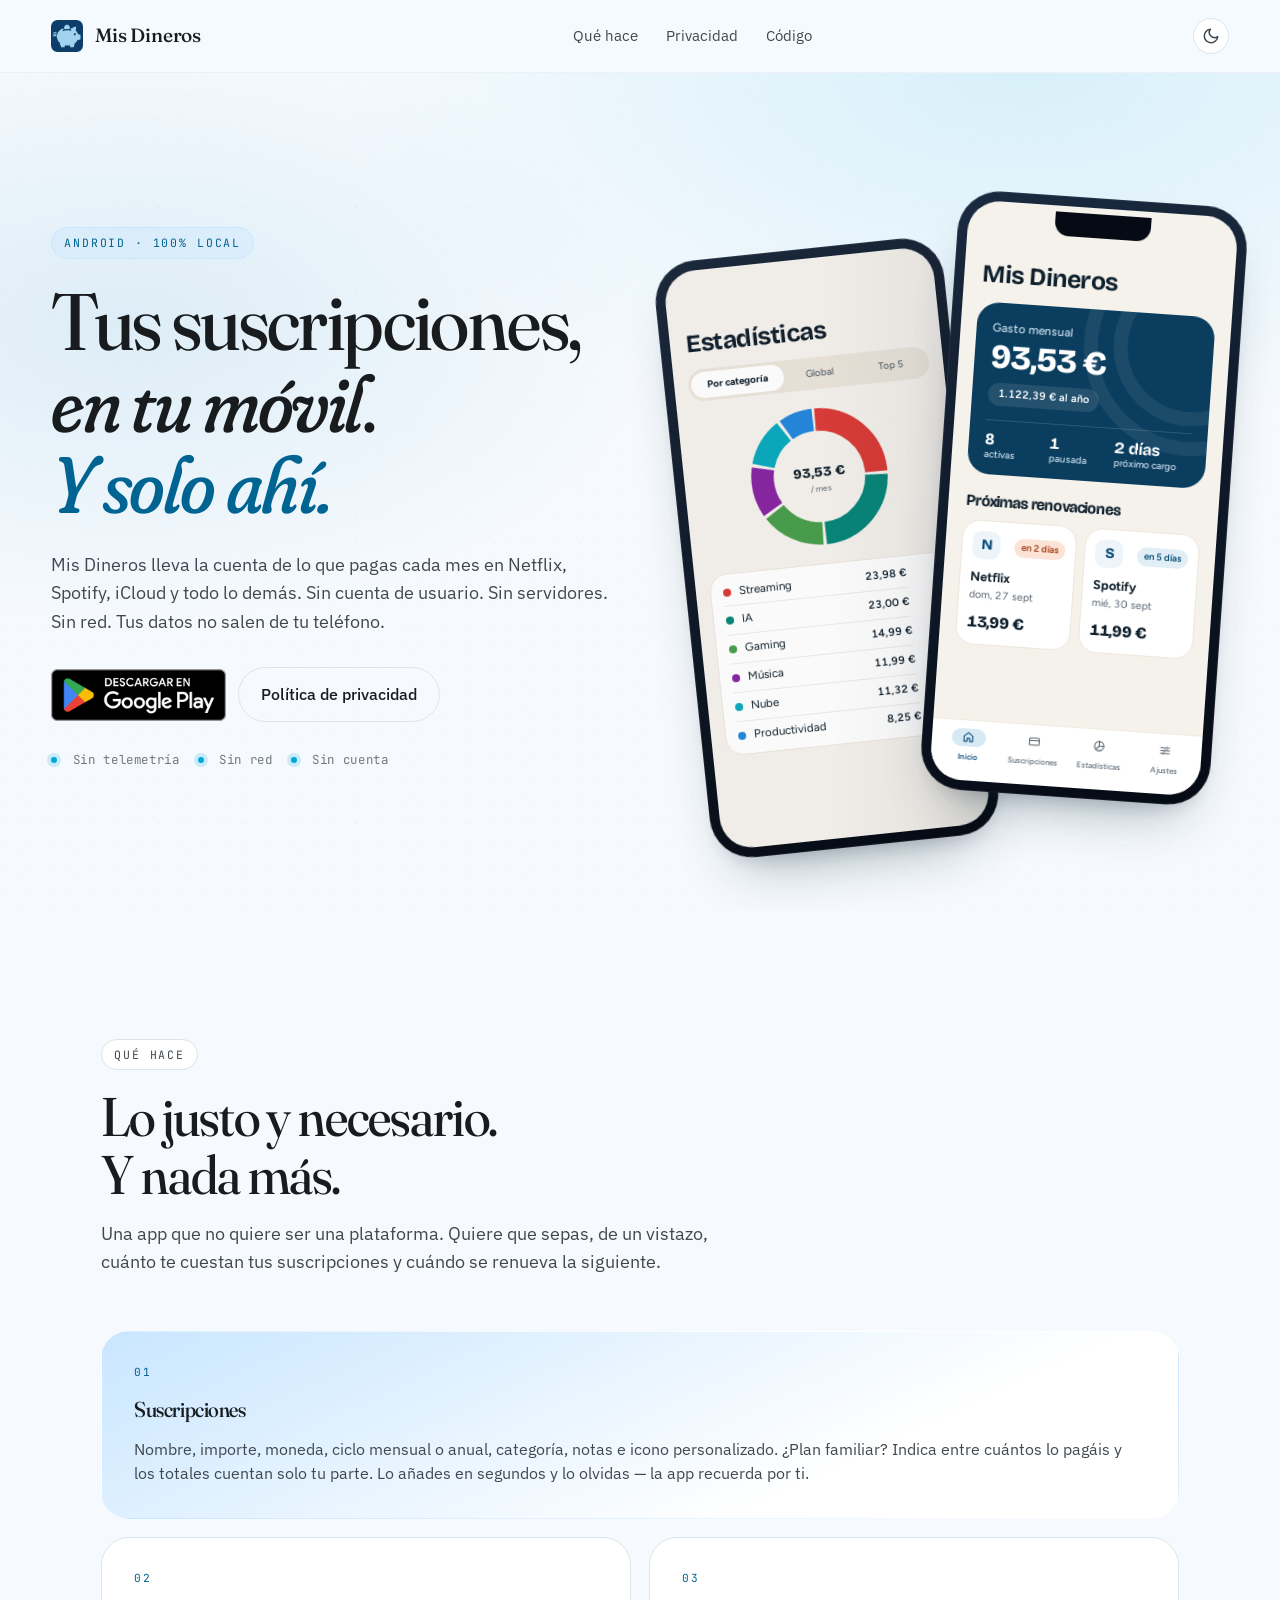
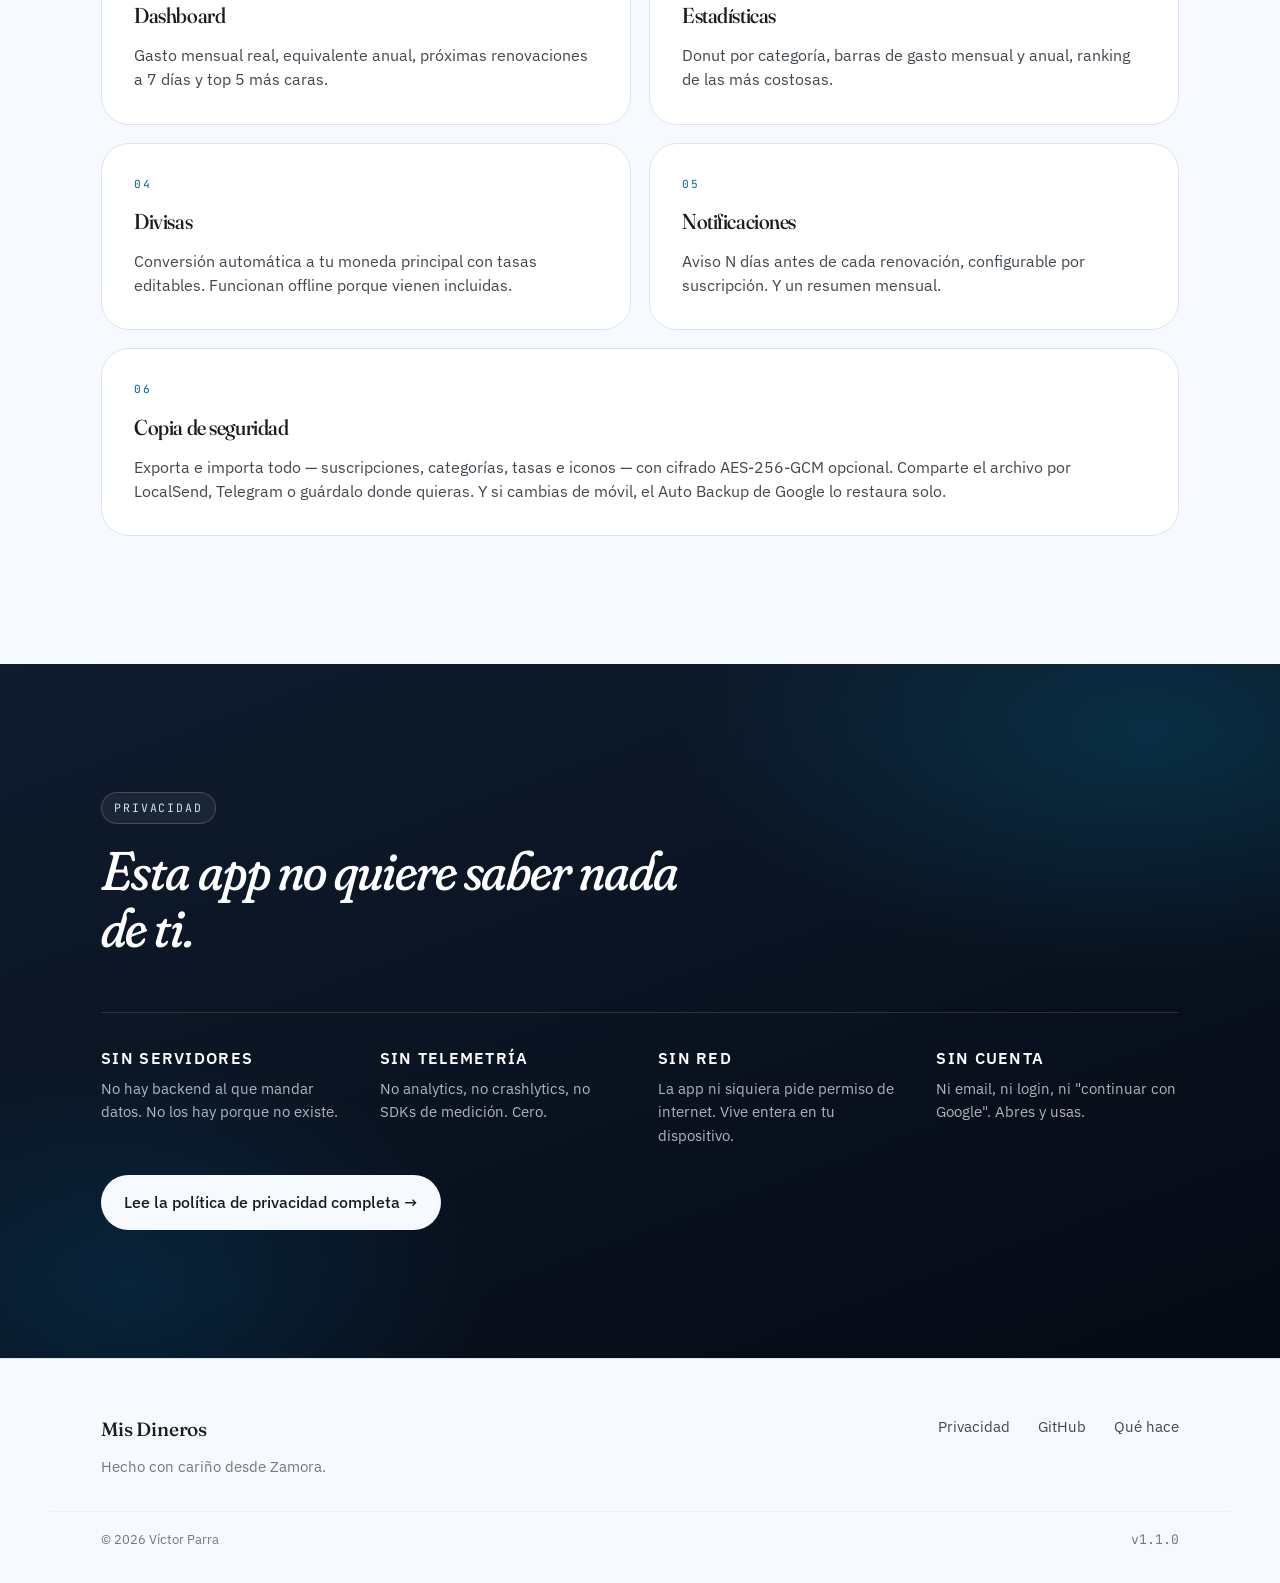
<file: docs/index.html>
<!doctype html>
<html lang="es">
<head>
  <meta charset="utf-8" />
  <meta name="viewport" content="width=device-width, initial-scale=1, viewport-fit=cover" />
  <title>Mis Dineros — Tus suscripciones, en tu móvil. Y solo ahí.</title>
  <meta name="description" content="Gestor de suscripciones para Android. 100% local: sin servidores, sin telemetría, sin red. Dashboard, estadísticas, divisas y notificaciones." />
  <meta name="theme-color" content="#F6FAFE" media="(prefers-color-scheme: light)" />
  <meta name="theme-color" content="#101416" media="(prefers-color-scheme: dark)" />

  <!-- OG -->
  <meta property="og:title" content="Mis Dineros — Suscripciones, 100% local" />
  <meta property="og:description" content="Gestor de suscripciones para Android sin servidores, sin telemetría, sin red." />
  <meta property="og:type" content="website" />
  <meta property="og:url" content="https://mis-dineros.cuzo.dev/" />
  <meta property="og:image" content="https://mis-dineros.cuzo.dev/icon.png" />

  <link rel="icon" href="favicon.png" type="image/png" />
  <link rel="apple-touch-icon" href="icon.png" />
  <link rel="preconnect" href="https://fonts.googleapis.com" />
  <link rel="preconnect" href="https://fonts.gstatic.com" crossorigin />
  <link href="https://fonts.googleapis.com/css2?family=Fraunces:opsz,wght,SOFT@9..144,300..900,30..100&family=IBM+Plex+Sans:wght@300;400;500;600;700&family=JetBrains+Mono:wght@400;500&family=Bricolage+Grotesque:opsz,wght@12..96,600..800&family=Figtree:wght@400;500;600;700&display=swap" rel="stylesheet" />
  <link rel="stylesheet" href="styles.css" />
</head>
<body>

  <!-- ─── NAV ─────────────────────────────────────────────────────────────── -->
  <header class="nav">
    <a class="brand" href="/">
      <span class="brand__mark" aria-hidden="true">
        <img src="favicon.png" width="32" height="32" alt="" />
      </span>
      <span class="brand__name">Mis Dineros</span>
    </a>
    <nav class="nav__links">
      <a href="#features">Qué hace</a>
      <a href="#privacy">Privacidad</a>
      <a href="https://github.com/parrazam/mis-dineros" target="_blank" rel="noopener">Código</a>
    </nav>
    <button class="theme-toggle" type="button" aria-label="Cambiar tema" title="Cambiar tema">
      <svg class="icon-moon" viewBox="0 0 24 24" fill="none" stroke="currentColor" stroke-width="2" stroke-linecap="round" stroke-linejoin="round" aria-hidden="true">
        <path d="M21 12.79A9 9 0 1 1 11.21 3 7 7 0 0 0 21 12.79z"/>
      </svg>
      <svg class="icon-sun" viewBox="0 0 24 24" fill="none" stroke="currentColor" stroke-width="2" stroke-linecap="round" stroke-linejoin="round" aria-hidden="true">
        <circle cx="12" cy="12" r="4"/>
        <path d="M12 2v2M12 20v2M4.93 4.93l1.41 1.41M17.66 17.66l1.41 1.41M2 12h2M20 12h2M4.93 19.07l1.41-1.41M17.66 6.34l1.41-1.41"/>
      </svg>
    </button>
  </header>

  <!-- ─── HERO ────────────────────────────────────────────────────────────── -->
  <section class="hero">
    <div class="hero__grain" aria-hidden="true"></div>
    <div class="hero__inner">
      <div class="hero__copy">
        <span class="eyebrow">Android · 100% local</span>
        <h1 class="hero__title">
          Tus suscripciones, <em>en tu móvil</em>.
          <span class="hero__title-accent">Y solo ahí.</span>
        </h1>
        <p class="hero__lead">
          Mis Dineros lleva la cuenta de lo que pagas cada mes en Netflix, Spotify, iCloud
          y todo lo demás. Sin cuenta de usuario. Sin servidores. Sin red.
          Tus datos no salen de tu teléfono.
        </p>
        <div class="hero__ctas">
          <a class="btn-play" href="https://play.google.com/store/apps/details?id=com.parra.misdineros" target="_blank" rel="noopener" aria-label="Descargar Mis Dineros en Google Play">
            <img src="google-play-badge.png" alt="Disponible en Google Play" />
          </a>
          <a class="btn btn--ghost" href="privacy.html">Política de privacidad</a>
        </div>
        <ul class="hero__chips">
          <li><span class="dot"></span> Sin telemetría</li>
          <li><span class="dot"></span> Sin red</li>
          <li><span class="dot"></span> Sin cuenta</li>
        </ul>
      </div>

      <!-- Mockup móvil: replica las pantallas de la app (tema claro) -->
      <div class="phones" aria-label="Capturas de la app">
        <div class="phone phone--back" aria-hidden="true">
          <div class="phone__screen">
            <!-- Estadísticas -->
            <div class="screen screen--stats">
              <div class="screen__title">Estadísticas</div>
              <div class="segmented">
                <span class="is-on">Por categoría</span><span>Global</span><span>Top 5</span>
              </div>
              <div class="donut">
                <svg viewBox="0 0 100 100" width="150" height="150">
                  <circle cx="50" cy="50" r="38" fill="none" stroke="#E53935" stroke-width="15" stroke-dasharray="59.2 179.5" stroke-dashoffset="-1.0" transform="rotate(-90 50 50)" />
                  <circle cx="50" cy="50" r="38" fill="none" stroke="#00897B" stroke-width="15" stroke-dasharray="56.7 182.0" stroke-dashoffset="-62.2" transform="rotate(-90 50 50)" />
                  <circle cx="50" cy="50" r="38" fill="none" stroke="#43A047" stroke-width="15" stroke-dasharray="36.3 202.5" stroke-dashoffset="-120.9" transform="rotate(-90 50 50)" />
                  <circle cx="50" cy="50" r="38" fill="none" stroke="#8E24AA" stroke-width="15" stroke-dasharray="28.6 210.2" stroke-dashoffset="-159.2" transform="rotate(-90 50 50)" />
                  <circle cx="50" cy="50" r="38" fill="none" stroke="#00ACC1" stroke-width="15" stroke-dasharray="26.9 211.9" stroke-dashoffset="-189.8" transform="rotate(-90 50 50)" />
                  <circle cx="50" cy="50" r="38" fill="none" stroke="#1E88E5" stroke-width="15" stroke-dasharray="19.1 219.7" stroke-dashoffset="-218.7" transform="rotate(-90 50 50)" />
                  <text x="50" y="50" text-anchor="middle" class="donut__value">93,53 €</text>
                  <text x="50" y="60" text-anchor="middle" class="donut__sub">/ mes</text>
                </svg>
              </div>
              <ul class="legend">
                <li><i style="background:#E53935"></i><span>Streaming</span><b>23,98 €</b></li>
                <li><i style="background:#00897B"></i><span>IA</span><b>23,00 €</b></li>
                <li><i style="background:#43A047"></i><span>Gaming</span><b>14,99 €</b></li>
                <li><i style="background:#8E24AA"></i><span>Música</span><b>11,99 €</b></li>
                <li><i style="background:#00ACC1"></i><span>Nube</span><b>11,32 €</b></li>
                <li><i style="background:#1E88E5"></i><span>Productividad</span><b>8,25 €</b></li>
              </ul>
            </div>
          </div>
        </div>

        <div class="phone phone--front">
          <div class="phone__notch" aria-hidden="true"></div>
          <div class="phone__screen">
            <!-- Inicio -->
            <div class="screen screen--dash">
              <div class="screen__title">Mis Dineros</div>

              <div class="kpi">
                <span class="kpi__label">Gasto mensual</span>
                <span class="kpi__value">93,53 €</span>
                <span class="kpi__sub">1.122,39 € al año</span>
                <div class="kpi__stats">
                  <div><b>8</b><span>activas</span></div>
                  <div><b>1</b><span>pausada</span></div>
                  <div><b>2 días</b><span>próximo cargo</span></div>
                </div>
              </div>

              <h3 class="screen__h">Próximas renovaciones</h3>

              <div class="renewals">
                <div class="renewal">
                  <div class="renewal__top">
                    <span class="tile">N</span>
                    <span class="pill pill--urgent">en 2 días</span>
                  </div>
                  <span class="renewal__name">Netflix</span>
                  <span class="renewal__date">dom, 27 sept</span>
                  <span class="renewal__amt">13,99 €</span>
                </div>
                <div class="renewal">
                  <div class="renewal__top">
                    <span class="tile">S</span>
                    <span class="pill">en 5 días</span>
                  </div>
                  <span class="renewal__name">Spotify</span>
                  <span class="renewal__date">mié, 30 sept</span>
                  <span class="renewal__amt">11,99 €</span>
                </div>
              </div>

              <nav class="tabbar" aria-hidden="true">
                <span class="is-on"><i><svg viewBox="0 0 24 24"><path d="M4 10.5 12 4l8 6.5V20h-5.5v-5.5h-5V20H4z"/></svg></i>Inicio</span>
                <span><i><svg viewBox="0 0 24 24"><rect x="3" y="5.5" width="18" height="13" rx="2"/><path d="M3 10h18"/></svg></i>Suscripciones</span>
                <span><i><svg viewBox="0 0 24 24"><circle cx="12" cy="12" r="8.5"/><path d="M12 3.5V12h8.5M12 12l-6 6"/></svg></i>Estadísticas</span>
                <span><i><svg viewBox="0 0 24 24"><path d="M4 7h9M17 7h3M4 17h3M11 17h9M4 12h5M13 12h7"/><path d="M15 5v4M9 15v4M11 10v4"/></svg></i>Ajustes</span>
              </nav>
            </div>
          </div>
        </div>
      </div>
    </div>
  </section>

  <!-- ─── FEATURES ────────────────────────────────────────────────────────── -->
  <section id="features" class="features">
    <div class="section__head">
      <span class="eyebrow eyebrow--dark">Qué hace</span>
      <h2 class="section__title">Lo justo y necesario.<br/>Y nada más.</h2>
      <p class="section__lead">Una app que no quiere ser una plataforma. Quiere que sepas, de un vistazo, cuánto te cuestan tus suscripciones y cuándo se renueva la siguiente.</p>
    </div>

    <div class="features__grid">

      <article class="card card--lg card--accent">
        <div class="card__num">01</div>
        <h3>Suscripciones</h3>
        <p>Nombre, importe, moneda, ciclo mensual o anual, categoría, notas e icono personalizado. ¿Plan familiar? Indica entre cuántos lo pagáis y los totales cuentan solo tu parte. Lo añades en segundos y lo olvidas — la app recuerda por ti.</p>
      </article>

      <article class="card">
        <div class="card__num">02</div>
        <h3>Dashboard</h3>
        <p>Gasto mensual real, equivalente anual, próximas renovaciones a 7 días y top 5 más caras.</p>
      </article>

      <article class="card">
        <div class="card__num">03</div>
        <h3>Estadísticas</h3>
        <p>Donut por categoría, barras de gasto mensual y anual, ranking de las más costosas.</p>
      </article>

      <article class="card">
        <div class="card__num">04</div>
        <h3>Divisas</h3>
        <p>Conversión automática a tu moneda principal con tasas editables. Funcionan offline porque vienen incluidas.</p>
      </article>

      <article class="card">
        <div class="card__num">05</div>
        <h3>Notificaciones</h3>
        <p>Aviso N días antes de cada renovación, configurable por suscripción. Y un resumen mensual.</p>
      </article>

      <article class="card card--lg">
        <div class="card__num">06</div>
        <h3>Copia de seguridad</h3>
        <p>Exporta e importa todo — suscripciones, categorías, tasas e iconos — con cifrado AES-256-GCM opcional. Comparte el archivo por LocalSend, Telegram o guárdalo donde quieras. Y si cambias de móvil, el Auto Backup de Google lo restaura solo.</p>
      </article>

    </div>
  </section>

  <!-- ─── PRIVACY MANIFESTO ───────────────────────────────────────────────── -->
  <section id="privacy" class="manifesto">
    <div class="manifesto__inner">
      <span class="eyebrow eyebrow--light">Privacidad</span>
      <h2 class="manifesto__title">Esta app no quiere saber nada de ti.</h2>
      <div class="manifesto__grid">
        <div>
          <h3>Sin servidores</h3>
          <p>No hay backend al que mandar datos. No los hay porque no existe.</p>
        </div>
        <div>
          <h3>Sin telemetría</h3>
          <p>No analytics, no crashlytics, no SDKs de medición. Cero.</p>
        </div>
        <div>
          <h3>Sin red</h3>
          <p>La app ni siquiera pide permiso de internet. Vive entera en tu dispositivo.</p>
        </div>
        <div>
          <h3>Sin cuenta</h3>
          <p>Ni email, ni login, ni "continuar con Google". Abres y usas.</p>
        </div>
      </div>
      <a class="btn btn--light" href="privacy.html">Lee la política de privacidad completa →</a>
    </div>
  </section>

  <!-- ─── FOOTER ──────────────────────────────────────────────────────────── -->
  <footer class="foot">
    <div class="foot__inner">
      <div>
        <span class="brand brand--small">
          <span class="brand__name">Mis Dineros</span>
        </span>
        <p class="foot__copy">Hecho con cariño desde Zamora.</p>
      </div>
      <nav class="foot__links">
        <a href="privacy.html">Privacidad</a>
        <a href="https://github.com/parrazam/mis-dineros" target="_blank" rel="noopener">GitHub</a>
        <a href="#features">Qué hace</a>
      </nav>
    </div>
    <div class="foot__line">
      <span>© 2026 Víctor Parra</span>
      <span class="mono" id="app-version">v1.1.0</span>
    </div>
  </footer>

  <script>
    // Versión: la traemos en vivo desde la última GitHub Release para que el
    // footer se actualice solo con cada tag. Si falla la red, se queda el
    // valor estático que ya está en el HTML.
    (function () {
      var el = document.getElementById('app-version');
      if (!el || !window.fetch) return;
      fetch('https://api.github.com/repos/parrazam/mis-dineros/releases/latest', {
        headers: { 'Accept': 'application/vnd.github+json' }
      })
        .then(function (r) { return r.ok ? r.json() : null; })
        .then(function (data) {
          if (data && typeof data.tag_name === 'string' && data.tag_name) {
            el.textContent = data.tag_name;
          }
        })
        .catch(function () { /* noop: nos quedamos con el fallback */ });
    })();
  </script>

  <script>
    // Toggle de tema. Sin almacenamiento: solo persiste en la pestaña activa.
    // Si el usuario nunca pulsa, el tema lo decide prefers-color-scheme via CSS.
    (function () {
      var btn = document.querySelector('.theme-toggle');
      if (!btn) return;
      var root = document.documentElement;
      btn.addEventListener('click', function () {
        var prefersDark = window.matchMedia('(prefers-color-scheme: dark)').matches;
        var current = root.classList.contains('theme-dark') ? 'dark'
                    : root.classList.contains('theme-light') ? 'light'
                    : (prefersDark ? 'dark' : 'light');
        var next = current === 'dark' ? 'light' : 'dark';
        root.classList.remove('theme-light', 'theme-dark');
        root.classList.add('theme-' + next);
      });
    })();
  </script>
</body>
</html>
</file>
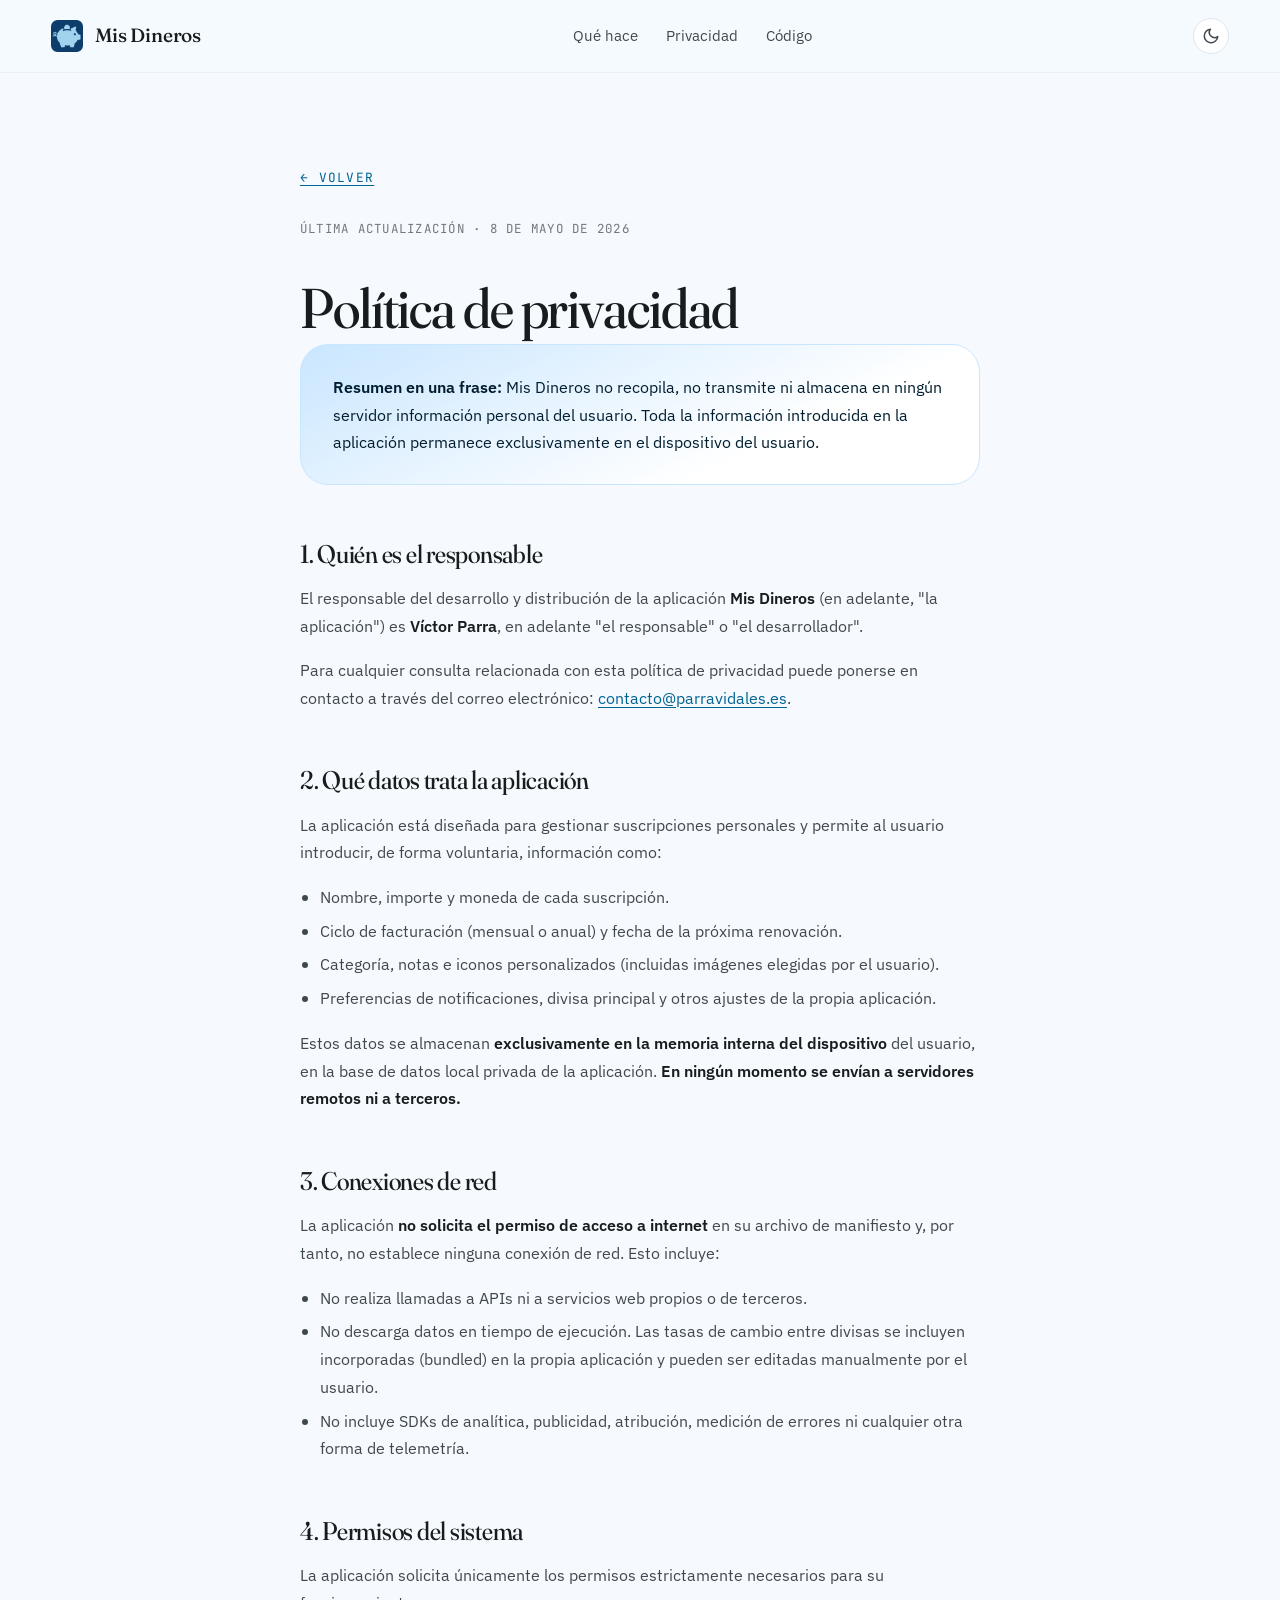
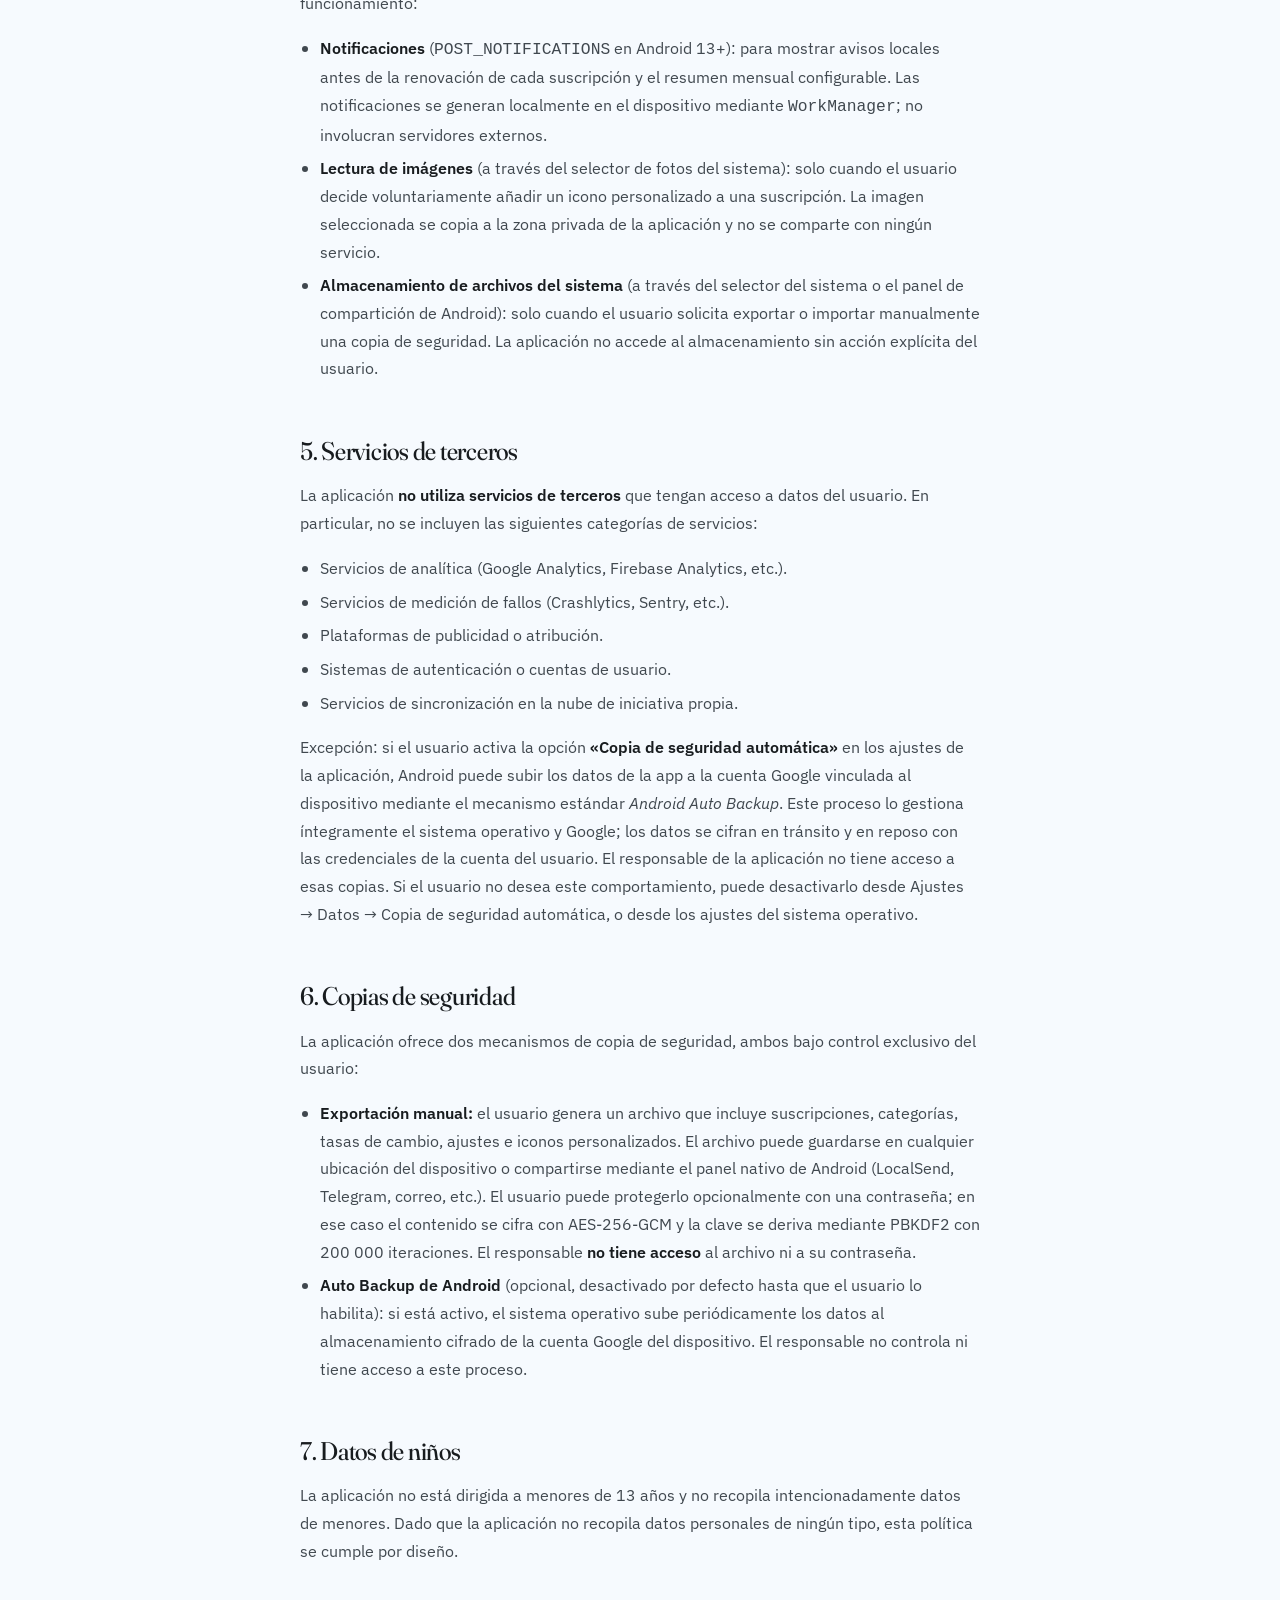
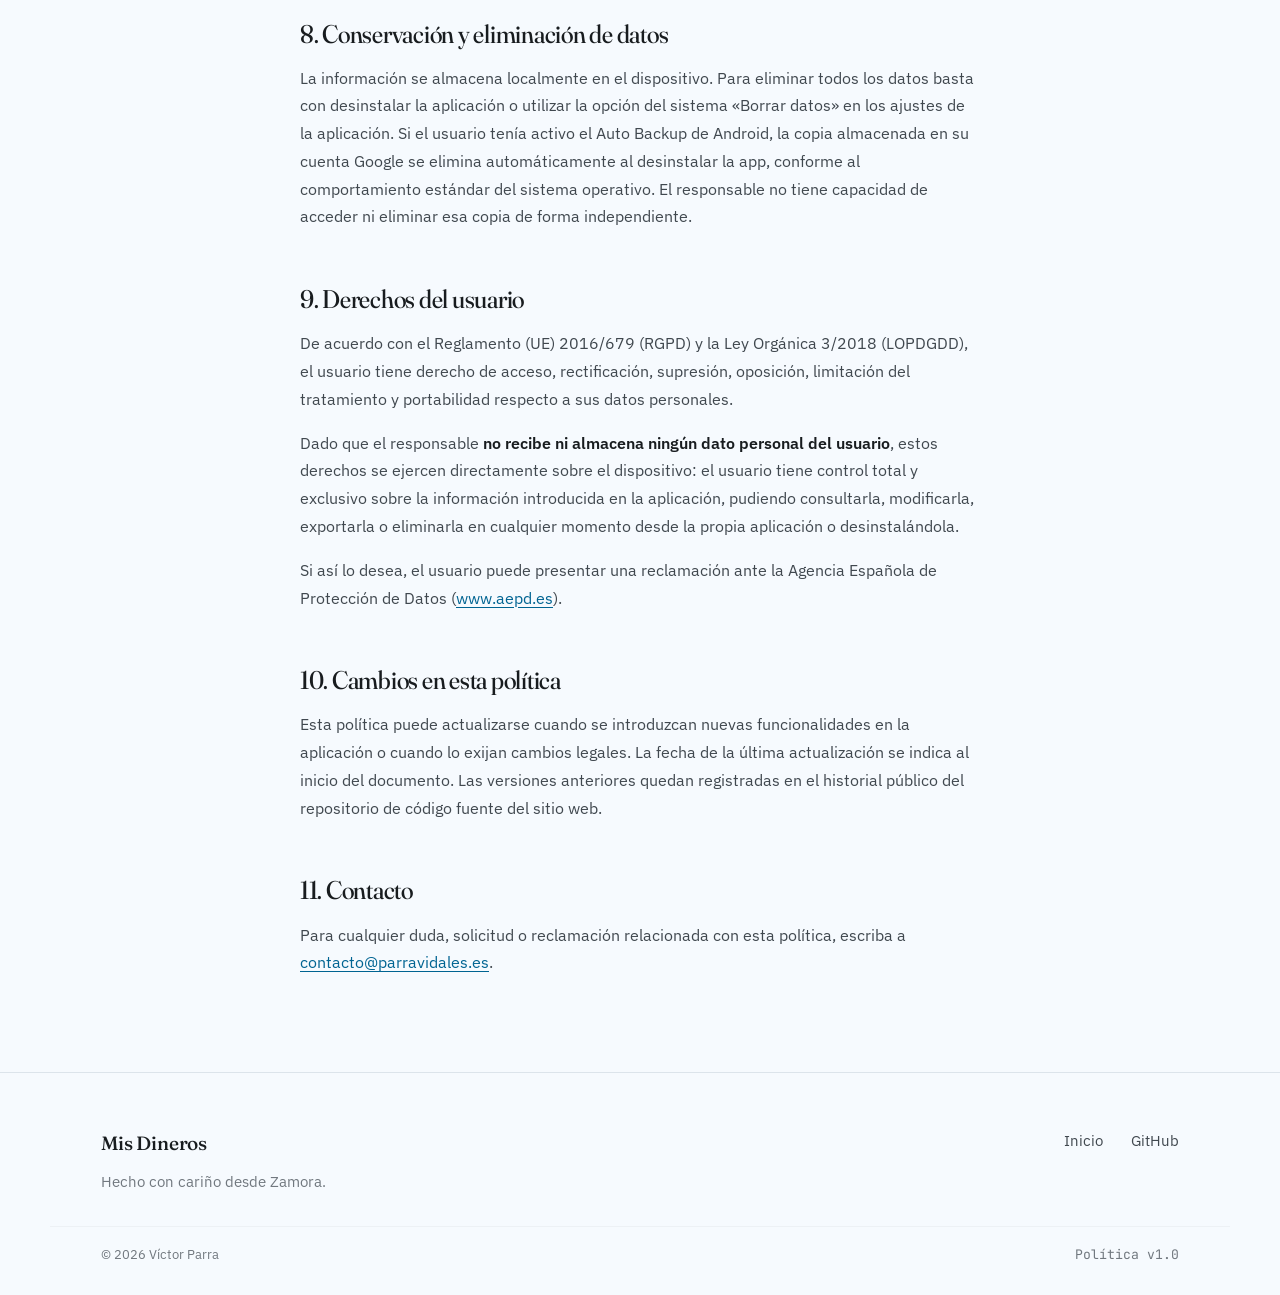
<file: docs/privacy.html>
<!doctype html>
<html lang="es">
<head>
  <meta charset="utf-8" />
  <meta name="viewport" content="width=device-width, initial-scale=1, viewport-fit=cover" />
  <title>Política de privacidad — Mis Dineros</title>
  <meta name="description" content="Política de privacidad de Mis Dineros: una app Android que no recopila datos personales, no se conecta a internet y no usa servicios de terceros." />
  <meta name="theme-color" content="#F6FAFE" media="(prefers-color-scheme: light)" />
  <meta name="theme-color" content="#101416" media="(prefers-color-scheme: dark)" />
  <link rel="icon" href="favicon.png" type="image/png" />
  <link rel="apple-touch-icon" href="icon.png" />
  <link rel="preconnect" href="https://fonts.googleapis.com" />
  <link rel="preconnect" href="https://fonts.gstatic.com" crossorigin />
  <link href="https://fonts.googleapis.com/css2?family=Fraunces:opsz,wght,SOFT@9..144,300..900,30..100&family=IBM+Plex+Sans:wght@300;400;500;600;700&family=JetBrains+Mono:wght@400;500&display=swap" rel="stylesheet" />
  <link rel="stylesheet" href="styles.css" />
</head>
<body>

  <header class="nav">
    <a class="brand" href="/">
      <span class="brand__mark" aria-hidden="true">
        <img src="favicon.png" width="32" height="32" alt="" />
      </span>
      <span class="brand__name">Mis Dineros</span>
    </a>
    <nav class="nav__links">
      <a href="/#features">Qué hace</a>
      <a href="/#privacy">Privacidad</a>
      <a href="https://github.com/parrazam/mis-dineros" target="_blank" rel="noopener">Código</a>
    </nav>
    <button class="theme-toggle" type="button" aria-label="Cambiar tema" title="Cambiar tema">
      <svg class="icon-moon" viewBox="0 0 24 24" fill="none" stroke="currentColor" stroke-width="2" stroke-linecap="round" stroke-linejoin="round" aria-hidden="true">
        <path d="M21 12.79A9 9 0 1 1 11.21 3 7 7 0 0 0 21 12.79z"/>
      </svg>
      <svg class="icon-sun" viewBox="0 0 24 24" fill="none" stroke="currentColor" stroke-width="2" stroke-linecap="round" stroke-linejoin="round" aria-hidden="true">
        <circle cx="12" cy="12" r="4"/>
        <path d="M12 2v2M12 20v2M4.93 4.93l1.41 1.41M17.66 17.66l1.41 1.41M2 12h2M20 12h2M4.93 19.07l1.41-1.41M17.66 6.34l1.41-1.41"/>
      </svg>
    </button>
  </header>

  <main class="legal">
    <a class="legal__back" href="/">← Volver</a>

    <span class="legal__meta">Última actualización · 8 de mayo de 2026</span>
    <h1>Política de privacidad</h1>

    <div class="legal__intro">
      <p><strong>Resumen en una frase:</strong> Mis Dineros no recopila, no transmite ni almacena en ningún servidor información personal del usuario. Toda la información introducida en la aplicación permanece exclusivamente en el dispositivo del usuario.</p>
    </div>

    <h2>1. Quién es el responsable</h2>
    <p>El responsable del desarrollo y distribución de la aplicación <strong>Mis Dineros</strong> (en adelante, "la aplicación") es <strong>Víctor Parra</strong>, en adelante "el responsable" o "el desarrollador".</p>
    <p>Para cualquier consulta relacionada con esta política de privacidad puede ponerse en contacto a través del correo electrónico: <a href="mailto:contacto@parravidales.es">contacto@parravidales.es</a>.</p>

    <h2>2. Qué datos trata la aplicación</h2>
    <p>La aplicación está diseñada para gestionar suscripciones personales y permite al usuario introducir, de forma voluntaria, información como:</p>
    <ul>
      <li>Nombre, importe y moneda de cada suscripción.</li>
      <li>Ciclo de facturación (mensual o anual) y fecha de la próxima renovación.</li>
      <li>Categoría, notas e iconos personalizados (incluidas imágenes elegidas por el usuario).</li>
      <li>Preferencias de notificaciones, divisa principal y otros ajustes de la propia aplicación.</li>
    </ul>
    <p>Estos datos se almacenan <strong>exclusivamente en la memoria interna del dispositivo</strong> del usuario, en la base de datos local privada de la aplicación. <strong>En ningún momento se envían a servidores remotos ni a terceros.</strong></p>

    <h2>3. Conexiones de red</h2>
    <p>La aplicación <strong>no solicita el permiso de acceso a internet</strong> en su archivo de manifiesto y, por tanto, no establece ninguna conexión de red. Esto incluye:</p>
    <ul>
      <li>No realiza llamadas a APIs ni a servicios web propios o de terceros.</li>
      <li>No descarga datos en tiempo de ejecución. Las tasas de cambio entre divisas se incluyen incorporadas (bundled) en la propia aplicación y pueden ser editadas manualmente por el usuario.</li>
      <li>No incluye SDKs de analítica, publicidad, atribución, medición de errores ni cualquier otra forma de telemetría.</li>
    </ul>

    <h2>4. Permisos del sistema</h2>
    <p>La aplicación solicita únicamente los permisos estrictamente necesarios para su funcionamiento:</p>
    <ul>
      <li><strong>Notificaciones</strong> (<code>POST_NOTIFICATIONS</code> en Android 13+): para mostrar avisos locales antes de la renovación de cada suscripción y el resumen mensual configurable. Las notificaciones se generan localmente en el dispositivo mediante <code>WorkManager</code>; no involucran servidores externos.</li>
      <li><strong>Lectura de imágenes</strong> (a través del selector de fotos del sistema): solo cuando el usuario decide voluntariamente añadir un icono personalizado a una suscripción. La imagen seleccionada se copia a la zona privada de la aplicación y no se comparte con ningún servicio.</li>
      <li><strong>Almacenamiento de archivos del sistema</strong> (a través del selector del sistema o el panel de compartición de Android): solo cuando el usuario solicita exportar o importar manualmente una copia de seguridad. La aplicación no accede al almacenamiento sin acción explícita del usuario.</li>
    </ul>

    <h2>5. Servicios de terceros</h2>
    <p>La aplicación <strong>no utiliza servicios de terceros</strong> que tengan acceso a datos del usuario. En particular, no se incluyen las siguientes categorías de servicios:</p>
    <ul>
      <li>Servicios de analítica (Google Analytics, Firebase Analytics, etc.).</li>
      <li>Servicios de medición de fallos (Crashlytics, Sentry, etc.).</li>
      <li>Plataformas de publicidad o atribución.</li>
      <li>Sistemas de autenticación o cuentas de usuario.</li>
      <li>Servicios de sincronización en la nube de iniciativa propia.</li>
    </ul>
    <p>Excepción: si el usuario activa la opción <strong>«Copia de seguridad automática»</strong> en los ajustes de la aplicación, Android puede subir los datos de la app a la cuenta Google vinculada al dispositivo mediante el mecanismo estándar <em>Android Auto Backup</em>. Este proceso lo gestiona íntegramente el sistema operativo y Google; los datos se cifran en tránsito y en reposo con las credenciales de la cuenta del usuario. El responsable de la aplicación no tiene acceso a esas copias. Si el usuario no desea este comportamiento, puede desactivarlo desde Ajustes → Datos → Copia de seguridad automática, o desde los ajustes del sistema operativo.</p>

    <h2>6. Copias de seguridad</h2>
    <p>La aplicación ofrece dos mecanismos de copia de seguridad, ambos bajo control exclusivo del usuario:</p>
    <ul>
      <li><strong>Exportación manual:</strong> el usuario genera un archivo que incluye suscripciones, categorías, tasas de cambio, ajustes e iconos personalizados. El archivo puede guardarse en cualquier ubicación del dispositivo o compartirse mediante el panel nativo de Android (LocalSend, Telegram, correo, etc.). El usuario puede protegerlo opcionalmente con una contraseña; en ese caso el contenido se cifra con AES-256-GCM y la clave se deriva mediante PBKDF2 con 200 000 iteraciones. El responsable <strong>no tiene acceso</strong> al archivo ni a su contraseña.</li>
      <li><strong>Auto Backup de Android</strong> (opcional, desactivado por defecto hasta que el usuario lo habilita): si está activo, el sistema operativo sube periódicamente los datos al almacenamiento cifrado de la cuenta Google del dispositivo. El responsable no controla ni tiene acceso a este proceso.</li>
    </ul>

    <h2>7. Datos de niños</h2>
    <p>La aplicación no está dirigida a menores de 13 años y no recopila intencionadamente datos de menores. Dado que la aplicación no recopila datos personales de ningún tipo, esta política se cumple por diseño.</p>

    <h2>8. Conservación y eliminación de datos</h2>
    <p>La información se almacena localmente en el dispositivo. Para eliminar todos los datos basta con desinstalar la aplicación o utilizar la opción del sistema «Borrar datos» en los ajustes de la aplicación. Si el usuario tenía activo el Auto Backup de Android, la copia almacenada en su cuenta Google se elimina automáticamente al desinstalar la app, conforme al comportamiento estándar del sistema operativo. El responsable no tiene capacidad de acceder ni eliminar esa copia de forma independiente.</p>

    <h2>9. Derechos del usuario</h2>
    <p>De acuerdo con el Reglamento (UE) 2016/679 (RGPD) y la Ley Orgánica 3/2018 (LOPDGDD), el usuario tiene derecho de acceso, rectificación, supresión, oposición, limitación del tratamiento y portabilidad respecto a sus datos personales.</p>
    <p>Dado que el responsable <strong>no recibe ni almacena ningún dato personal del usuario</strong>, estos derechos se ejercen directamente sobre el dispositivo: el usuario tiene control total y exclusivo sobre la información introducida en la aplicación, pudiendo consultarla, modificarla, exportarla o eliminarla en cualquier momento desde la propia aplicación o desinstalándola.</p>
    <p>Si así lo desea, el usuario puede presentar una reclamación ante la Agencia Española de Protección de Datos (<a href="https://www.aepd.es" target="_blank" rel="noopener">www.aepd.es</a>).</p>

    <h2>10. Cambios en esta política</h2>
    <p>Esta política puede actualizarse cuando se introduzcan nuevas funcionalidades en la aplicación o cuando lo exijan cambios legales. La fecha de la última actualización se indica al inicio del documento. Las versiones anteriores quedan registradas en el historial público del repositorio de código fuente del sitio web.</p>

    <h2>11. Contacto</h2>
    <p>Para cualquier duda, solicitud o reclamación relacionada con esta política, escriba a <a href="mailto:contacto@parravidales.es">contacto@parravidales.es</a>.</p>
  </main>

  <footer class="foot">
    <div class="foot__inner">
      <div>
        <span class="brand brand--small"><span class="brand__name">Mis Dineros</span></span>
        <p class="foot__copy">Hecho con cariño desde Zamora.</p>
      </div>
      <nav class="foot__links">
        <a href="/">Inicio</a>
        <a href="https://github.com/parrazam/mis-dineros" target="_blank" rel="noopener">GitHub</a>
      </nav>
    </div>
    <div class="foot__line">
      <span>© 2026 Víctor Parra</span>
      <span class="mono">Política v1.0</span>
    </div>
  </footer>

  <script>
    (function () {
      var btn = document.querySelector('.theme-toggle');
      if (!btn) return;
      var root = document.documentElement;
      btn.addEventListener('click', function () {
        var prefersDark = window.matchMedia('(prefers-color-scheme: dark)').matches;
        var current = root.classList.contains('theme-dark') ? 'dark'
                    : root.classList.contains('theme-light') ? 'light'
                    : (prefersDark ? 'dark' : 'light');
        var next = current === 'dark' ? 'light' : 'dark';
        root.classList.remove('theme-light', 'theme-dark');
        root.classList.add('theme-' + next);
      });
    })();
  </script>
</body>
</html>
</file>
<file: docs/styles.css>
/* ──────────────────────────────────────────────────────────────────────────
   Mis Dineros — landing
   Paleta: Pantone Blue Snorkel #0077B6 (idéntica a la app Android)
   Fonts:  Fraunces (display), IBM Plex Sans (body), JetBrains Mono (detalle);
           los mockups usan las de la app: Bricolage Grotesque + Figtree
   ────────────────────────────────────────────────────────────────────────── */

:root {
  /* ── Tokens de marca (constantes, no cambian con el tema) ───────────── */
  --snorkel:        #0077B6;
  --cyan:           #00A8DC;
  --night:          #0F1C2E;        /* fondo del icono adaptativo */
  --night-deep:     #050A14;

  /* Categorías (idénticas a CategoryStreaming, CategoryMusica, …) */
  --c-streaming:    #E53935;
  --c-musica:       #8E24AA;
  --c-product:      #1E88E5;
  --c-nube:         #00ACC1;
  --c-gaming:       #43A047;

  /* ── Tokens semánticos (modo claro por defecto) ─────────────────────── */
  /* Alineados con md_theme_light_* de app/.../theme/Color.kt */
  --snorkel-deep:   #006492;        /* primary             */
  --snorkel-soft:   #C9E6FF;        /* primaryContainer    */
  --snorkel-ink:    #001E2F;        /* onPrimaryContainer  */
  --paper:          #F6FAFE;        /* background          */
  --ink:            #181C1F;        /* onBackground        */
  --ink-soft:       #40484F;        /* onSurfaceVariant    */
  --ink-mute:       #71787F;        /* outline             */
  --line:           #DCE4EB;        /* surfaceVariant      */
  --line-soft:      #EDF1F5;        /* inverseOnSurface    */
  --surface-card:   #FFFFFF;
  --hero-grad-1:    rgba(0,168,220,0.12);
  --hero-grad-2:    rgba(0,119,182,0.10);
  --kpi-grad-1:     #0077B6;
  --kpi-grad-2:     #006492;
  --shadow-soft:    0 1px 2px rgba(0,30,47,.06), 0 8px 24px -12px rgba(0,30,47,.18);
  --shadow-deep:    0 30px 60px -30px rgba(0,30,47,.45), 0 12px 24px -16px rgba(0,30,47,.25);

  /* SVG icon tints (cambian con el tema) */
  --grain-color:    rgba(0,30,47,0.04);

  /* Tipografía & layout */
  --serif: "Fraunces", "Iowan Old Style", "Georgia", serif;
  --sans:  "IBM Plex Sans", system-ui, -apple-system, "Segoe UI", sans-serif;
  --mono:  "JetBrains Mono", ui-monospace, "SF Mono", Menlo, monospace;
  --radius: 16px;
  --radius-lg: 28px;
  --max: 1180px;
}

/* ── Modo oscuro por preferencia del SO (default) ─────────────────────── */
/* Alineados con md_theme_dark_* de app/.../theme/Color.kt */
@media (prefers-color-scheme: dark) {
  :root {
    --snorkel-deep:   #8ACEFF;        /* dark primary               */
    --snorkel-soft:   #004B6E;        /* dark primaryContainer      */
    --snorkel-ink:    #C9E6FF;        /* dark onPrimaryContainer    */
    --paper:          #101416;        /* dark background            */
    --ink:            #E1E2E5;        /* dark onBackground          */
    --ink-soft:       #C0C7CE;        /* dark onSurfaceVariant      */
    --ink-mute:       #8A9199;        /* dark outline               */
    --line:           #2C3134;        /* dark line                  */
    --line-soft:      #1A1F22;
    --surface-card:   #181C1F;
    --hero-grad-1:    rgba(0,168,220,0.20);
    --hero-grad-2:    rgba(138,206,255,0.12);
    --kpi-grad-1:     #004B6E;
    --kpi-grad-2:     #00344E;
    --shadow-soft:    0 1px 2px rgba(0,0,0,.4), 0 8px 24px -12px rgba(0,0,0,.6);
    --shadow-deep:    0 30px 60px -30px rgba(0,0,0,.85), 0 12px 24px -16px rgba(0,0,0,.6);
    --grain-color:    rgba(255,255,255,0.04);
  }
}

/* ── Override manual desde el toggle ──────────────────────────────────── */
/* Al fijar .theme-light o .theme-dark en <html>, ignoramos el SO */
html.theme-light {
  color-scheme: light;
  --snorkel-deep:   #006492;
  --snorkel-soft:   #C9E6FF;
  --snorkel-ink:    #001E2F;
  --paper:          #F6FAFE;
  --ink:            #181C1F;
  --ink-soft:       #40484F;
  --ink-mute:       #71787F;
  --line:           #DCE4EB;
  --line-soft:      #EDF1F5;
  --surface-card:   #FFFFFF;
  --hero-grad-1:    rgba(0,168,220,0.12);
  --hero-grad-2:    rgba(0,119,182,0.10);
  --kpi-grad-1:     #0077B6;
  --kpi-grad-2:     #006492;
  --shadow-soft:    0 1px 2px rgba(0,30,47,.06), 0 8px 24px -12px rgba(0,30,47,.18);
  --shadow-deep:    0 30px 60px -30px rgba(0,30,47,.45), 0 12px 24px -16px rgba(0,30,47,.25);
  --grain-color:    rgba(0,30,47,0.04);
}
html.theme-dark {
  color-scheme: dark;
  --snorkel-deep:   #8ACEFF;
  --snorkel-soft:   #004B6E;
  --snorkel-ink:    #C9E6FF;
  --paper:          #101416;
  --ink:            #E1E2E5;
  --ink-soft:       #C0C7CE;
  --ink-mute:       #8A9199;
  --line:           #2C3134;
  --line-soft:      #1A1F22;
  --surface-card:   #181C1F;
  --hero-grad-1:    rgba(0,168,220,0.20);
  --hero-grad-2:    rgba(138,206,255,0.12);
  --kpi-grad-1:     #004B6E;
  --kpi-grad-2:     #00344E;
  --shadow-soft:    0 1px 2px rgba(0,0,0,.4), 0 8px 24px -12px rgba(0,0,0,.6);
  --shadow-deep:    0 30px 60px -30px rgba(0,0,0,.85), 0 12px 24px -16px rgba(0,0,0,.6);
  --grain-color:    rgba(255,255,255,0.04);
}

* { box-sizing: border-box; }
html, body { margin: 0; padding: 0; }
body {
  font-family: var(--sans);
  font-weight: 400;
  font-size: 17px;
  line-height: 1.55;
  color: var(--ink);
  background: var(--paper);
  -webkit-font-smoothing: antialiased;
  text-rendering: optimizeLegibility;
}
img, svg { display: block; max-width: 100%; }
a { color: inherit; text-decoration: none; }

/* ─── Tipografía editorial ─────────────────────────────────────────────── */
h1, h2, h3 {
  font-family: var(--serif);
  font-weight: 450;
  font-variation-settings: "opsz" 144, "SOFT" 30;
  letter-spacing: -0.02em;
  margin: 0;
  color: var(--ink);
}
h1 { font-size: clamp(2.5rem, 5vw + 1rem, 5rem); line-height: 1.02; }
h2 { font-size: clamp(2rem, 3vw + 1rem, 3.5rem); line-height: 1.05; }
h3 { font-size: 1.35rem; line-height: 1.2; font-weight: 500; }
em { font-style: italic; font-variation-settings: "opsz" 144, "SOFT" 100; }

.eyebrow {
  display: inline-block;
  font-family: var(--mono);
  font-size: 0.72rem;
  letter-spacing: 0.16em;
  text-transform: uppercase;
  color: var(--snorkel-deep);
  padding: 6px 12px;
  border: 1px solid var(--snorkel-soft);
  border-radius: 999px;
  background: color-mix(in srgb, var(--snorkel-soft) 35%, transparent);
}
.eyebrow--dark  { color: var(--ink-soft); border-color: var(--line); background: var(--surface-card); }
/* eyebrow--light siempre vive sobre el manifesto oscuro (que no cambia con
   el tema), así que el color es fijo y no depende de --snorkel-soft, que sí
   se vuelve oscuro en dark mode y se fundiría con el fondo. */
.eyebrow--light { color: #C9E6FF; border-color: rgba(255,255,255,0.18); background: rgba(255,255,255,0.06); }

/* ─── NAV ──────────────────────────────────────────────────────────────── */
.nav {
  position: sticky; top: 0; z-index: 50;
  display: flex; align-items: center; justify-content: space-between;
  padding: 18px clamp(20px, 4vw, 56px);
  background: color-mix(in srgb, var(--paper) 80%, transparent);
  backdrop-filter: saturate(140%) blur(12px);
  -webkit-backdrop-filter: saturate(140%) blur(12px);
  border-bottom: 1px solid var(--line-soft);
}
.brand { display: inline-flex; align-items: center; gap: 12px; }
.brand__mark { display: inline-flex; }
.brand__name {
  font-family: var(--serif);
  font-weight: 500;
  font-size: 1.2rem;
  letter-spacing: -0.01em;
}
.nav__links { display: flex; gap: 28px; }
.nav__links a {
  font-size: 0.95rem;
  color: var(--ink-soft);
  position: relative;
}
.nav__links a:hover { color: var(--snorkel-deep); }
.nav__links a:hover::after {
  content: ""; position: absolute; left: 0; right: 0; bottom: -6px;
  height: 1px; background: var(--snorkel);
}

/* ─── Theme toggle ─────────────────────────────────────────────────────── */
.theme-toggle {
  appearance: none; -webkit-appearance: none;
  display: inline-flex; align-items: center; justify-content: center;
  width: 36px; height: 36px;
  margin-left: 8px;
  padding: 0;
  border: 1px solid var(--line);
  border-radius: 999px;
  background: var(--surface-card);
  color: var(--ink-soft);
  cursor: pointer;
  transition: color .15s ease, border-color .15s ease, background .15s ease;
}
.theme-toggle:hover {
  color: var(--snorkel-deep);
  border-color: var(--snorkel);
}
.theme-toggle svg { width: 18px; height: 18px; }
/* Mostramos el icono opuesto al tema actual: en light se ve la luna,
   en dark se ve el sol — indica a dónde irías al pulsar. */
.theme-toggle .icon-sun { display: none; }
.theme-toggle .icon-moon { display: block; }
html.theme-dark .theme-toggle .icon-sun { display: block; }
html.theme-dark .theme-toggle .icon-moon { display: none; }
@media (prefers-color-scheme: dark) {
  html:not(.theme-light) .theme-toggle .icon-sun { display: block; }
  html:not(.theme-light) .theme-toggle .icon-moon { display: none; }
}

/* ─── HERO ─────────────────────────────────────────────────────────────── */
.hero {
  position: relative;
  padding: clamp(56px, 9vw, 120px) clamp(20px, 4vw, 56px) clamp(64px, 8vw, 120px);
  background:
    radial-gradient(ellipse 90% 70% at 80% 0%, var(--hero-grad-1), transparent 60%),
    radial-gradient(ellipse 70% 60% at 10% 30%, var(--hero-grad-2), transparent 60%),
    var(--paper);
  overflow: hidden;
}
.hero__grain {
  position: absolute; inset: 0;
  background-image:
    radial-gradient(circle at 20% 10%, var(--grain-color) 1px, transparent 1px),
    radial-gradient(circle at 70% 80%, var(--grain-color) 1px, transparent 1px);
  background-size: 22px 22px, 28px 28px;
  pointer-events: none;
  opacity: 0.5;
}
.hero__inner {
  position: relative; z-index: 1;
  max-width: var(--max);
  margin: 0 auto;
  display: grid;
  grid-template-columns: 1.05fr 1fr;
  gap: clamp(40px, 6vw, 96px);
  align-items: center;
}
.hero__copy { max-width: 640px; }
.hero__title {
  margin-top: 22px;
  margin-bottom: 24px;
}
.hero__title-accent {
  display: block;
  color: var(--snorkel-deep);
  font-style: italic;
  font-variation-settings: "opsz" 144, "SOFT" 100;
}
.hero__lead {
  font-size: 1.15rem;
  color: var(--ink-soft);
  max-width: 52ch;
  margin: 0 0 32px;
}
.hero__ctas { display: flex; gap: 12px; flex-wrap: wrap; align-items: center; margin-bottom: 28px; }
.btn-play {
  display: inline-flex; align-items: center;
  transition: transform .15s ease, filter .15s ease;
}
.btn-play img {
  height: 52px; width: auto; display: block;
}
.btn-play:hover { transform: translateY(-1px); filter: brightness(1.05); }
.btn-play:focus-visible {
  outline: 2px solid var(--snorkel);
  outline-offset: 4px;
  border-radius: 8px;
}
.hero__chips {
  list-style: none; padding: 0; margin: 0;
  display: flex; gap: 18px; flex-wrap: wrap;
  font-family: var(--mono);
  font-size: 0.78rem;
  color: var(--ink-mute);
  letter-spacing: 0.05em;
}
.hero__chips .dot {
  display: inline-block; width: 6px; height: 6px; border-radius: 50%;
  background: var(--cyan); margin-right: 8px; vertical-align: middle;
  box-shadow: 0 0 0 4px rgba(0,168,220,0.18);
}

/* ─── Buttons ──────────────────────────────────────────────────────────── */
.btn {
  display: inline-flex; align-items: center;
  font-weight: 500;
  font-size: 0.98rem;
  padding: 14px 22px;
  border-radius: 999px;
  border: 1px solid transparent;
  transition: transform .15s ease, box-shadow .15s ease, background .15s ease;
}
.btn--primary {
  background: var(--ink);
  color: var(--paper);
  box-shadow: 0 1px 0 rgba(255,255,255,0.06) inset, 0 8px 20px -8px rgba(15,28,46,0.5);
}
.btn--primary:hover { background: var(--snorkel-deep); transform: translateY(-1px); }
.btn--ghost {
  background: transparent; color: var(--ink); border-color: var(--line);
}
.btn--ghost:hover { background: var(--surface-card); border-color: var(--snorkel); color: var(--snorkel-deep); }
/* btn--light siempre vive sobre el manifesto oscuro: colores fijos */
.btn--light {
  background: #F6FAFE; color: #181C1F; margin-top: 28px;
}
.btn--light:hover { background: #C9E6FF; color: #001E2F; }

/* ─── Phones / mockups ─────────────────────────────────────────────────── */
.phones {
  position: relative;
  width: 100%;
  height: 620px;
  perspective: 1200px;
}
.phone {
  position: absolute;
  width: 290px;
  height: 600px;
  background: linear-gradient(160deg, #1a2a3f 0%, #050a14 100%);
  border-radius: 42px;
  padding: 10px;
  box-shadow: var(--shadow-deep), inset 0 0 0 1px rgba(255,255,255,0.06);
}
.phone--front {
  right: 0; top: 10px;
  transform: rotate(4deg);
  z-index: 2;
}
.phone--back {
  left: -10px; top: 60px;
  transform: rotate(-6deg);
  z-index: 1;
  filter: saturate(0.92) brightness(0.98);
}
.phone--back::after {
  content: "";
  position: absolute; inset: 10px;
  border-radius: 32px;
  background: linear-gradient(95deg, transparent 50%, rgba(15,28,46,0.04) 80%, rgba(15,28,46,0.10) 100%);
  pointer-events: none;
  z-index: 4;
}
.phone__notch {
  position: absolute; top: 16px; left: 50%; transform: translateX(-50%);
  width: 96px; height: 24px; background: #050a14; border-radius: 0 0 14px 14px;
  z-index: 3;
}
.phone__screen {
  width: 100%; height: 100%;
  background: #F5F2EC;
  color: #10212E;
  border-radius: 32px;
  overflow: hidden;
  position: relative;
  font-family: var(--app-sans);
  /* Variables locales para que las pantallas no hereden los tokens del dark mode.
     Los mockups representan una captura real de la app en tema claro (colores de
     md_theme_light_* y LightExtendedColors), así el visitante reconoce el UI. */
  --ink: #10212E;
  --ink-soft: #5B6670;
  --ink-mute: #7A8288;
  --app-hero: #0A3D5E;
  --app-hero-muted: #CFE3F0;
  --app-card: #FFFFFF;
  --app-card-border: #ECE6DB;
  --app-divider: #F0EBE2;
  --app-track: #EAE4D9;
  --app-tile: #EEF5FA;
  --app-on-tile: #0A4F7A;
  --app-urgent: #FBE3D6;
  --app-on-urgent: #A63E14;
  --app-soon: #E1EEF6;
  --app-display: "Bricolage Grotesque", var(--sans);
  --app-sans: "Figtree", var(--sans);
  font-variant-numeric: tabular-nums;
}

/* Pantallas — replican el rediseño de la app (Bricolage Grotesque + Figtree) */
.screen {
  height: 100%; padding: 46px 16px 0;
  display: flex; flex-direction: column; gap: 12px;
  position: relative;
}
.screen__title {
  font-family: var(--app-display); font-weight: 700; font-size: 1.55rem;
  letter-spacing: -0.02em; line-height: 1.1;
  color: var(--ink); padding: 14px 2px 2px;
}
.screen__h {
  font-family: var(--app-display);
  font-size: 0.98rem; font-weight: 700; letter-spacing: -0.01em;
  color: var(--ink);
  margin: 6px 2px -2px;
}

/* Tarjeta héroe del resumen */
.kpi {
  background: var(--app-hero);
  color: #fff;
  border-radius: 22px;
  padding: 16px 16px 14px;
  display: flex; flex-direction: column; gap: 2px;
  position: relative; overflow: hidden;
}
.kpi > * { position: relative; z-index: 1; }
.kpi::after {
  /* Anillos decorativos de la esquina, como en la app */
  content: ""; position: absolute; right: -58px; top: -48px;
  width: 130px; height: 130px; border-radius: 50%;
  border: 14px solid rgba(255,255,255,0.07);
  box-shadow: 0 0 0 16px rgba(10,61,94,1), 0 0 0 30px rgba(255,255,255,0.07);
}
.kpi__label { font-size: 0.74rem; font-weight: 500; color: var(--app-hero-muted); position: relative; }
.kpi__value {
  font-family: var(--app-display); font-size: 2.1rem; font-weight: 800;
  letter-spacing: -0.03em; line-height: 1.05; position: relative;
}
.kpi__sub {
  align-self: flex-start; margin-top: 6px; position: relative;
  font-size: 0.68rem; font-weight: 600;
  background: rgba(255,255,255,0.1); border-radius: 999px; padding: 3px 10px;
}
.kpi__stats {
  display: grid; grid-template-columns: 1fr 1fr 1.3fr; gap: 6px;
  margin-top: 12px; padding-top: 10px;
  border-top: 1px solid rgba(255,255,255,0.14);
  position: relative;
}
.kpi__stats div { display: flex; flex-direction: column; line-height: 1.15; }
.kpi__stats b { font-family: var(--app-display); font-size: 1rem; font-weight: 700; }
.kpi__stats span { font-size: 0.62rem; font-weight: 500; color: var(--app-hero-muted); }

/* Próximas renovaciones */
.renewals { display: grid; grid-template-columns: 1fr 1fr; gap: 8px; }
.renewal {
  background: var(--app-card);
  border: 1px solid var(--app-card-border);
  border-radius: 18px;
  padding: 10px;
  display: flex; flex-direction: column;
}
.renewal__top { display: flex; justify-content: space-between; align-items: center; margin-bottom: 8px; }
.tile {
  width: 28px; height: 28px; border-radius: 9px;
  background: var(--app-tile); color: var(--app-on-tile);
  font-family: var(--app-display); font-weight: 800; font-size: 0.9rem;
  display: grid; place-items: center;
}
.pill {
  font-size: 0.6rem; font-weight: 600; white-space: nowrap;
  background: var(--app-soon); color: var(--app-on-tile);
  border-radius: 999px; padding: 2px 7px;
}
.pill--urgent { background: var(--app-urgent); color: var(--app-on-urgent); }
.renewal__name { font-size: 0.8rem; font-weight: 700; color: var(--ink); }
.renewal__date { font-size: 0.66rem; color: var(--ink-soft); }
.renewal__amt {
  font-family: var(--app-display); font-size: 1rem; font-weight: 800;
  letter-spacing: -0.02em; margin-top: 6px; color: var(--ink);
}

/* Barra de navegación inferior */
.tabbar {
  position: absolute; left: 0; right: 0; bottom: 0;
  display: grid; grid-template-columns: repeat(4, 1fr);
  background: var(--app-card); border-top: 1px solid var(--app-divider);
  padding: 8px 4px 18px;
}
.tabbar span {
  display: flex; flex-direction: column; align-items: center; gap: 4px;
  font-size: 0.5rem; font-weight: 500; color: var(--ink-soft);
}
.tabbar i {
  width: 34px; height: 18px; border-radius: 999px;
  display: grid; place-items: center;
}
.tabbar svg {
  width: 13px; height: 13px;
  fill: none; stroke: currentColor; stroke-width: 2; stroke-linecap: round; stroke-linejoin: round;
}
.tabbar .is-on { color: var(--app-on-tile); font-weight: 600; }
.tabbar .is-on i { background: #D6E9F5; }

/* Estadísticas */
.screen--stats { gap: 10px; padding-left: 14px; padding-right: 14px; }
.segmented {
  display: grid; grid-template-columns: 1.3fr 1fr 1fr;
  background: var(--app-track); border-radius: 999px; padding: 3px;
}
.segmented span {
  text-align: center; font-size: 0.62rem; font-weight: 500;
  color: var(--ink-soft); padding: 5px 0; border-radius: 999px;
}
.segmented .is-on { background: var(--app-card); color: var(--ink); font-weight: 700; }
.donut { align-self: center; padding: 2px 0; }
.donut__value { font-family: var(--app-display); font-size: 9px; font-weight: 800; fill: #10212E; }
.donut__sub { font-family: var(--app-sans); font-size: 5.5px; fill: #5B6670; }
.legend {
  list-style: none; margin: 0; padding: 4px 12px;
  background: var(--app-card); border: 1px solid var(--app-card-border); border-radius: 18px;
  display: flex; flex-direction: column;
}
.legend li {
  display: flex; align-items: center; gap: 8px;
  font-size: 0.72rem; color: var(--ink); padding: 5px 0;
}
.legend li + li { border-top: 1px solid var(--app-divider); }
.legend i { width: 8px; height: 8px; border-radius: 50%; flex-shrink: 0; }
.legend span { flex: 1; }
.legend b { font-weight: 600; font-size: 0.68rem; }
/* El borde derecho del teléfono trasero queda bajo el delantero: los importes
   se separan de ese borde para que sigan a la vista. */
.phone--back .legend { padding-right: 44px; }

/* ─── FEATURES ─────────────────────────────────────────────────────────── */
.features {
  max-width: var(--max);
  margin: 0 auto;
  padding: clamp(80px, 10vw, 140px) clamp(20px, 4vw, 56px);
}
.section__head { max-width: 720px; margin-bottom: 56px; }
.section__title { margin: 18px 0 16px; }
.section__lead { color: var(--ink-soft); font-size: 1.1rem; max-width: 56ch; }

.features__grid {
  display: grid;
  grid-template-columns: repeat(4, 1fr);
  gap: 18px;
}
.card {
  grid-column: span 2;
  background: var(--surface-card);
  border: 1px solid var(--line);
  border-radius: var(--radius-lg);
  padding: 32px;
  display: flex; flex-direction: column; gap: 10px;
  transition: border-color .2s ease, transform .2s ease, box-shadow .2s ease;
}
.card:hover {
  border-color: var(--snorkel);
  transform: translateY(-2px);
  box-shadow: var(--shadow-soft);
}
.card--lg { grid-column: span 4; }
.card--accent {
  background: linear-gradient(155deg, var(--snorkel-soft), var(--surface-card) 70%);
  border-color: transparent;
}
.card__num {
  font-family: var(--mono);
  font-size: 0.7rem;
  letter-spacing: 0.18em;
  color: var(--snorkel-deep);
  margin-bottom: 6px;
}
.card h3 { margin-bottom: 4px; }
.card p { color: var(--ink-soft); margin: 0; font-size: 0.98rem; }

/* ─── MANIFESTO (Privacy block) ────────────────────────────────────────── */
/* Esta sección tiene fondo oscuro siempre, así que sus colores de texto
   son fijos (no dependen del tema de la página). */
.manifesto {
  background: linear-gradient(160deg, var(--night) 0%, var(--night-deep) 100%);
  color: #F6FAFE;
  position: relative; overflow: hidden;
}
.manifesto::before {
  content: ""; position: absolute; inset: 0;
  background:
    radial-gradient(800px 400px at 90% 10%, rgba(0,168,220,0.18), transparent 60%),
    radial-gradient(600px 400px at 10% 90%, rgba(0,119,182,0.18), transparent 60%);
  pointer-events: none;
}
.manifesto__inner {
  position: relative;
  max-width: var(--max);
  margin: 0 auto;
  padding: clamp(72px, 10vw, 140px) clamp(20px, 4vw, 56px);
}
.manifesto__title {
  color: #fff;
  margin: 18px 0 56px;
  max-width: 18ch;
}
.manifesto__title { font-style: italic; font-variation-settings: "opsz" 144, "SOFT" 100; }
.manifesto__grid {
  display: grid;
  grid-template-columns: repeat(4, 1fr);
  gap: 36px;
  border-top: 1px solid rgba(255,255,255,0.12);
  padding-top: 36px;
}
.manifesto__grid h3 { color: #fff; font-family: var(--sans); font-weight: 600; font-size: 1rem; text-transform: uppercase; letter-spacing: 0.08em; }
.manifesto__grid p { color: rgba(246,250,254,0.7); font-size: 0.95rem; margin: 8px 0 0; }

/* ─── FOOTER ───────────────────────────────────────────────────────────── */
.foot {
  background: var(--paper);
  border-top: 1px solid var(--line);
}
.foot__inner {
  max-width: var(--max);
  margin: 0 auto;
  padding: 56px clamp(20px, 4vw, 56px) 32px;
  display: flex; justify-content: space-between; align-items: flex-start; gap: 32px; flex-wrap: wrap;
}
.foot__copy { color: var(--ink-mute); font-size: 0.92rem; max-width: 38ch; margin: 12px 0 0; }
.foot__links { display: flex; gap: 28px; }
.foot__links a { color: var(--ink-soft); font-size: 0.95rem; }
.foot__links a:hover { color: var(--snorkel-deep); }
.foot__line {
  max-width: var(--max);
  margin: 0 auto;
  padding: 18px clamp(20px, 4vw, 56px) 32px;
  border-top: 1px solid var(--line-soft);
  display: flex; justify-content: space-between; gap: 12px;
  font-size: 0.82rem;
  color: var(--ink-mute);
}
.mono { font-family: var(--mono); }

/* ─── Privacy/Terms page ───────────────────────────────────────────────── */
.legal {
  max-width: 760px;
  margin: 0 auto;
  padding: clamp(48px, 7vw, 96px) clamp(20px, 4vw, 40px) 80px;
}
.legal h1 {
  font-size: clamp(2.2rem, 4vw + 1rem, 3.5rem);
  margin-bottom: 8px;
}
.legal__meta {
  font-family: var(--mono);
  font-size: 0.78rem;
  letter-spacing: 0.1em;
  text-transform: uppercase;
  color: var(--ink-mute);
  margin-bottom: 40px;
  display: block;
}
.legal h2 {
  font-size: 1.6rem;
  margin: 56px 0 16px;
  letter-spacing: -0.01em;
}
.legal h3 {
  font-family: var(--sans);
  font-weight: 600;
  font-size: 1.05rem;
  margin: 28px 0 8px;
  text-transform: uppercase;
  letter-spacing: 0.06em;
  color: var(--snorkel-deep);
}
.legal p, .legal li { color: var(--ink-soft); font-size: 1.02rem; line-height: 1.7; }
.legal ul { padding-left: 20px; }
.legal li { margin: 6px 0; }
.legal strong { color: var(--ink); font-weight: 600; }
.legal a { color: var(--snorkel-deep); text-decoration: underline; text-underline-offset: 3px; }
.legal a:hover { color: var(--snorkel); }

.legal__intro {
  background: linear-gradient(155deg, var(--snorkel-soft), var(--surface-card) 70%);
  border: 1px solid var(--snorkel-soft);
  border-radius: var(--radius-lg);
  padding: 28px 32px;
  margin-bottom: 16px;
}
.legal__intro p { margin: 0; color: var(--snorkel-ink); }
.legal__intro strong { color: var(--snorkel-ink); }

.legal__back {
  display: inline-flex; align-items: center; gap: 6px;
  font-family: var(--mono); font-size: 0.8rem;
  text-transform: uppercase; letter-spacing: 0.1em;
  color: var(--ink-mute);
  margin-bottom: 32px;
}
.legal__back:hover { color: var(--snorkel-deep); }

/* ─── RESPONSIVE ───────────────────────────────────────────────────────── */
@media (max-width: 900px) {
  .nav__links { display: none; }
  .hero__inner { grid-template-columns: 1fr; }
  .phones { height: 560px; max-width: 360px; margin: 24px auto 0; }
  .phone--front { right: 0; }
  .phone--back  { left: 0; }
  .features__grid { grid-template-columns: repeat(2, 1fr); }
  .card, .card--lg { grid-column: span 2; }
  .manifesto__grid { grid-template-columns: repeat(2, 1fr); gap: 28px; }
}
@media (max-width: 520px) {
  .features__grid { grid-template-columns: 1fr; }
  .card, .card--lg { grid-column: span 1; }
  .manifesto__grid { grid-template-columns: 1fr; }
  .foot__inner { flex-direction: column; }
  .foot__line { flex-direction: column; align-items: flex-start; }
  .phone { width: 260px; height: 540px; }
  .phone--back { transform: rotate(-6deg) scale(0.92); }
  /* Compactar el contenido interno del mockup para que entre en el
     viewport reducido (héroe, "próximas renovaciones", etc.). */
  .screen { padding: 42px 12px 0; gap: 9px; }
  .screen__title { font-size: 1.35rem; padding-top: 10px; }
  .kpi { padding: 13px 13px 12px; }
  .kpi__value { font-size: 1.8rem; }
  .renewal { padding: 8px; }
  .renewal__amt { font-size: 0.9rem; }
  .screen__h { font-size: 0.9rem; margin-top: 2px; }
  .legend li { padding: 4px 0; }
}
}

/* Reduce motion */
@media (prefers-reduced-motion: reduce) {
  .btn, .card { transition: none; }
}
</file>
